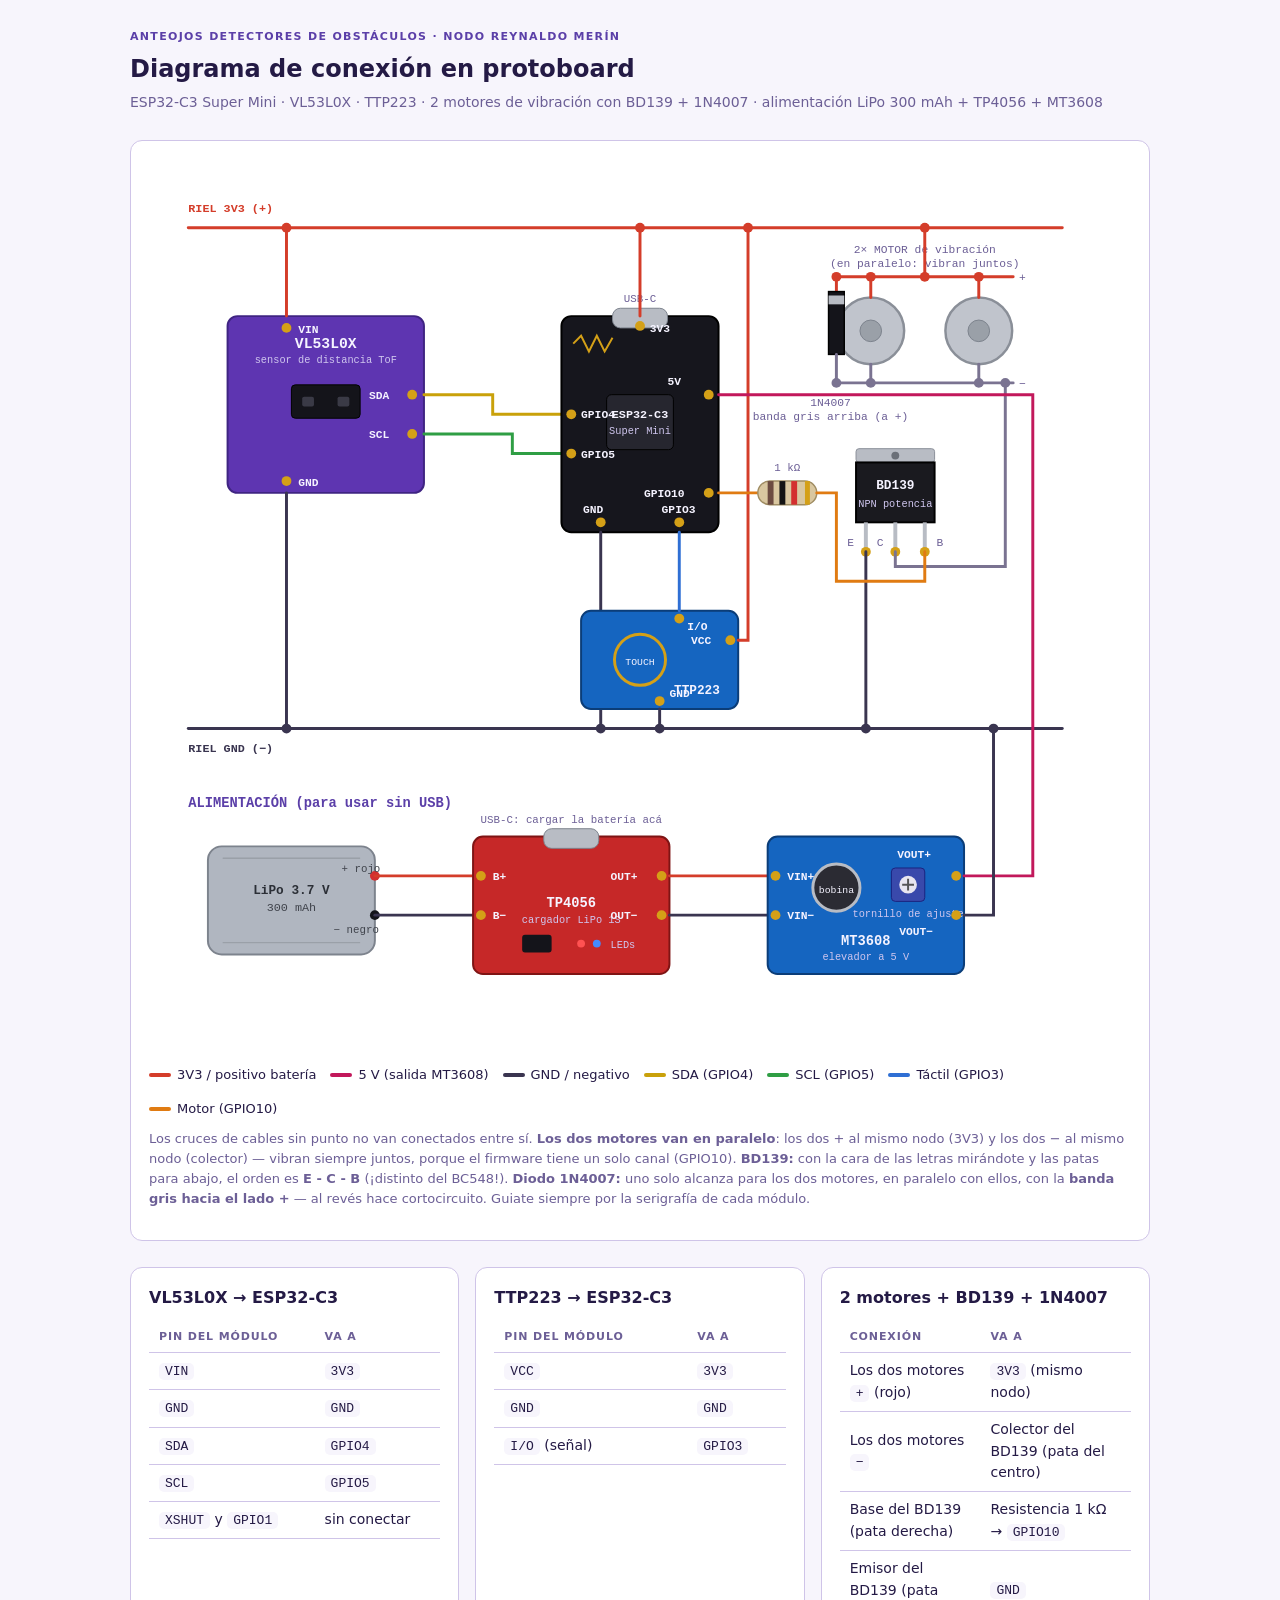
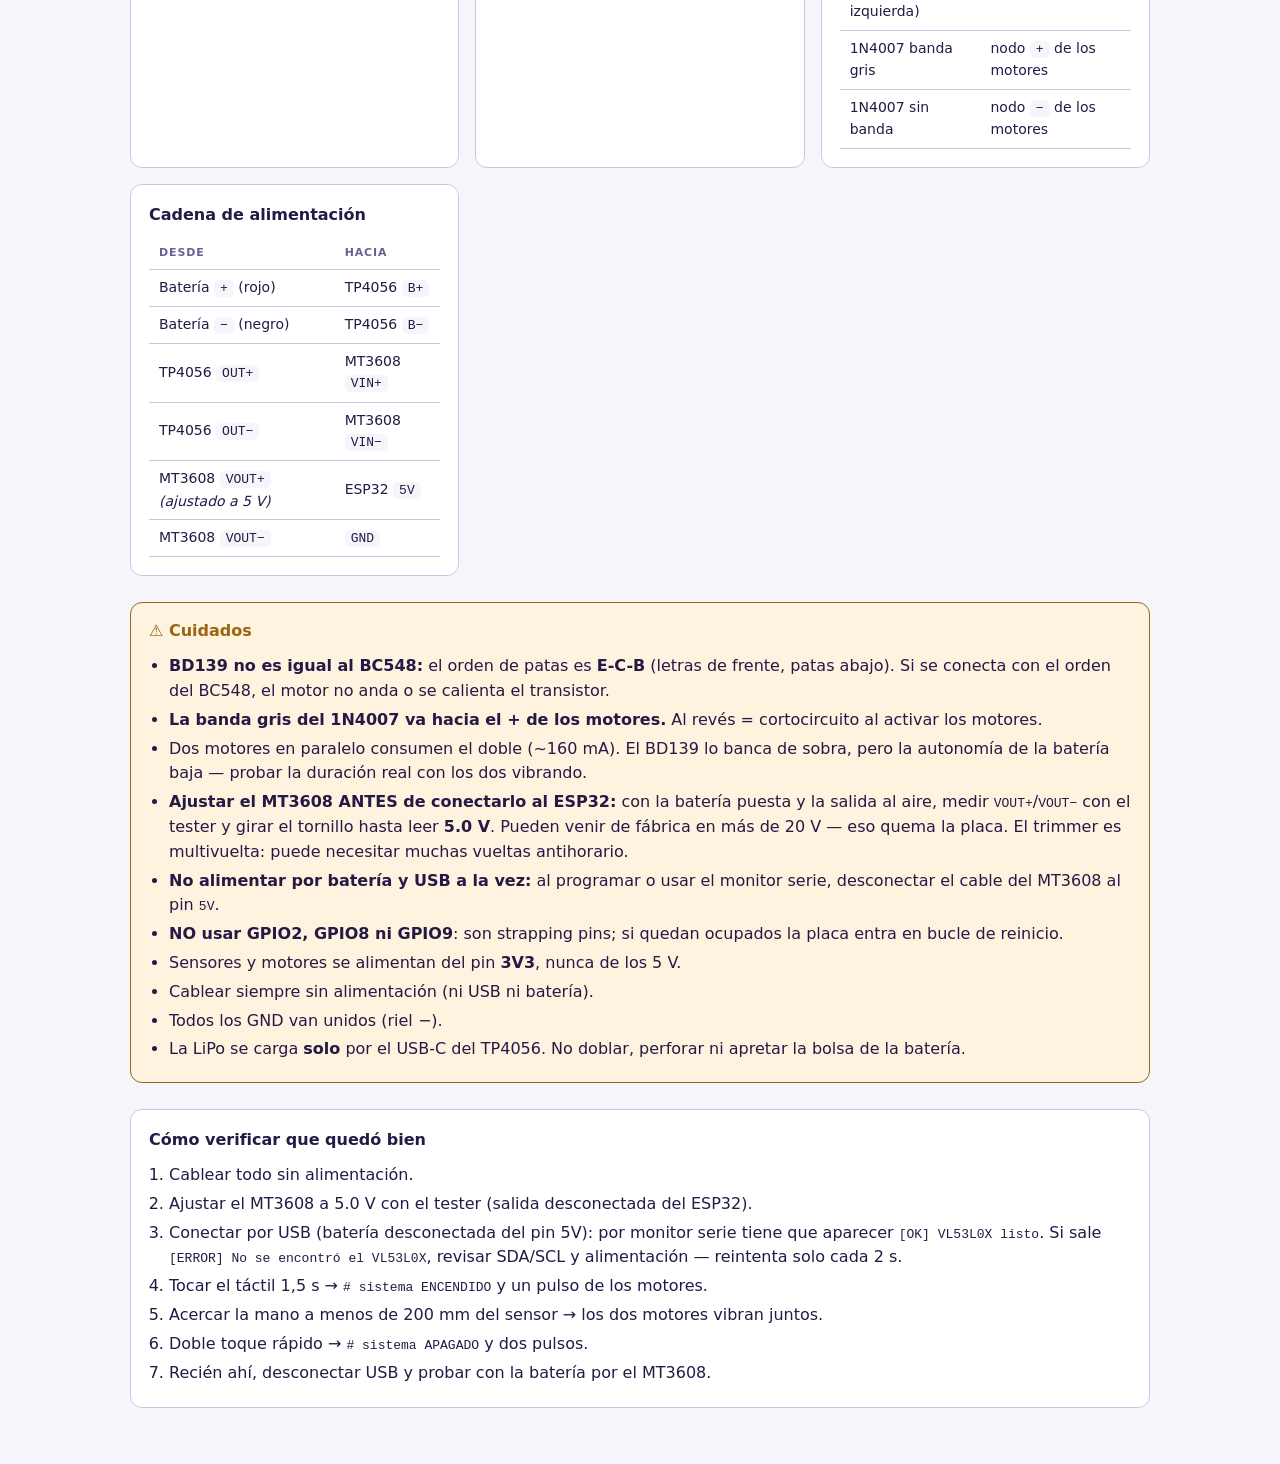
<file: conexionado_gafas_merin.html>
<!DOCTYPE html>
<html lang="es">
<head>
<meta charset="utf-8">
<meta name="viewport" content="width=device-width,initial-scale=1">
<title>Conexionado — Gafas Merín</title>
<style>
:root{
  --bg:#f7f5fc; --surface:#ffffff; --border:#cfc4e8; --text:#241a45;
  --muted:#6c5f96; --warn:#9a6410; --warn-bg:#fdf3df; --accent:#5b3fa8;
  --wire:#7a7391; --gnd:#3a3550; --pin:#241a45;
  --w-3v3:#d43d2a; --w-5v:#c2185b; --w-sda:#c9a10a; --w-scl:#2f9e44; --w-touch:#2f6fd4; --w-motor:#e07b12;
}
@media (prefers-color-scheme: dark){
  :root{
    --bg:#1b1233; --surface:#2a1d4d; --border:#4a3a7a; --text:#f2f0ff;
    --muted:#b3a8d8; --warn:#efa927; --warn-bg:#332249; --accent:#b39df0;
    --wire:#9d95bd; --gnd:#e6e2f5; --pin:#f2f0ff;
    --w-3v3:#ff6b52; --w-5v:#f06292; --w-sda:#f0c419; --w-scl:#51cf66; --w-touch:#63a4ff; --w-motor:#ffa94d;
  }
}
body{font-family:system-ui,sans-serif;background:var(--bg);color:var(--text);margin:0;padding:28px 20px 60px;line-height:1.55}
main{max-width:1020px;margin:0 auto;display:flex;flex-direction:column;gap:26px}
header h1{font-size:24px;margin:0}
header p{margin:4px 0 0;color:var(--muted);font-size:14px}
.eyebrow{text-transform:uppercase;letter-spacing:.12em;font-size:11px;color:var(--accent);font-weight:600;margin:0 0 6px}
section h2{font-size:16px;margin:0 0 10px}
.card{background:var(--surface);border:1px solid var(--border);border-radius:12px;padding:18px}
.diagram-wrap{overflow-x:auto}
svg{display:block;min-width:820px;width:100%;height:auto}
svg text{font-family:ui-monospace,'Cascadia Mono',Menlo,monospace;fill:var(--text)}
.pcbtxt{fill:#f5f3ff}
.pcbsub{fill:#cfc6ee;font-size:10.5px}
.pinlbl{font-size:11.5px;fill:var(--muted)}
.pinw{font-size:11.5px;fill:#f5f3ff;font-weight:700}
.raillbl{font-size:12px;font-weight:700}
.caption{font-size:11px;fill:var(--muted)}
.wire{fill:none;stroke-width:3;stroke-linecap:round}
.dot{stroke:none}
.legend{display:flex;flex-wrap:wrap;gap:14px;margin-top:12px;font-size:13px}
.legend span{display:inline-flex;align-items:center;gap:6px}
.sw{width:22px;height:4px;border-radius:2px;display:inline-block}
table{border-collapse:collapse;width:100%;font-size:14px}
th,td{text-align:left;padding:7px 10px;border-bottom:1px solid var(--border)}
th{font-size:11px;text-transform:uppercase;letter-spacing:.08em;color:var(--muted)}
td code{font-family:ui-monospace,Menlo,monospace;font-size:13px;background:var(--bg);padding:1px 6px;border-radius:5px}
.grid2{display:grid;grid-template-columns:repeat(auto-fit,minmax(300px,1fr));gap:16px}
.warnbox{background:var(--warn-bg);border:1px solid var(--warn);border-radius:12px;padding:16px 18px}
.warnbox h2{color:var(--warn)}
.warnbox ul,ol{margin:8px 0 0;padding-left:20px}
li{margin:4px 0}
.note{font-size:13px;color:var(--muted);margin-top:10px}
@media print{ body{background:#fff;color:#000} .card,.warnbox{border-color:#999} }
</style>
</head>
<body>
<main>
<header>
  <p class="eyebrow">Anteojos detectores de obstáculos · Nodo Reynaldo Merín</p>
  <h1>Diagrama de conexión en protoboard</h1>
  <p>ESP32-C3 Super Mini · VL53L0X · TTP223 · 2 motores de vibración con BD139 + 1N4007 · alimentación LiPo 300 mAh + TP4056 + MT3608</p>
</header>

<section class="card diagram-wrap">
<svg viewBox="0 0 1000 910" role="img" aria-label="Diagrama de conexión con componentes realistas">

  <!-- ============ RIELES ============ -->
  <line x1="40" y1="70" x2="930" y2="70" class="wire" style="stroke:var(--w-3v3)"/>
  <text x="40" y="54" class="raillbl" style="fill:var(--w-3v3)">RIEL 3V3 (+)</text>
  <line x1="40" y1="580" x2="930" y2="580" class="wire" style="stroke:var(--gnd)"/>
  <text x="40" y="604" class="raillbl" style="fill:var(--gnd)">RIEL GND (−)</text>

  <!-- ============ VL53L0X (PCB violeta) ============ -->
  <rect x="80" y="160" width="200" height="180" rx="10" fill="#5e35b1" stroke="#3f2482" stroke-width="2"/>
  <text x="180" y="192" text-anchor="middle" class="pcbtxt" style="font-weight:700;font-size:15px">VL53L0X</text>
  <text x="180" y="208" text-anchor="middle" class="pcbsub">sensor de distancia ToF</text>
  <rect x="145" y="230" width="70" height="34" rx="4" fill="#14141a" stroke="#000"/>
  <rect x="156" y="242" width="12" height="10" rx="2" fill="#3a3a46"/>
  <rect x="192" y="242" width="12" height="10" rx="2" fill="#3a3a46"/>
  <circle cx="140" cy="172" r="5" fill="#d4a017"/>
  <circle cx="140" cy="328" r="5" fill="#d4a017"/>
  <circle cx="268" cy="240" r="5" fill="#d4a017"/>
  <circle cx="268" cy="280" r="5" fill="#d4a017"/>
  <text x="152" y="177" class="pinw">VIN</text>
  <text x="152" y="333" class="pinw">GND</text>
  <text x="224" y="244" class="pinw">SDA</text>
  <text x="224" y="284" class="pinw">SCL</text>
  <path d="M140 160 V70" class="wire" style="stroke:var(--w-3v3)"/>
  <path d="M140 340 V580" class="wire" style="stroke:var(--gnd)"/>
  <path d="M280 240 H350 V260 H420" class="wire" style="stroke:var(--w-sda)"/>
  <path d="M280 280 H370 V300 H420" class="wire" style="stroke:var(--w-scl)"/>

  <!-- ============ ESP32-C3 Super Mini (PCB negro) ============ -->
  <rect x="420" y="160" width="160" height="220" rx="10" fill="#16161d" stroke="#000" stroke-width="2"/>
  <rect x="472" y="152" width="56" height="20" rx="8" fill="#b8bcc4" stroke="#7d838d"/>
  <text x="500" y="146" text-anchor="middle" class="caption">USB-C</text>
  <polyline points="432,188 440,180 448,196 456,180 464,196 472,182" fill="none" stroke="#d4a017" stroke-width="2"/>
  <rect x="466" y="240" width="68" height="56" rx="5" fill="#26262f" stroke="#000"/>
  <text x="500" y="264" text-anchor="middle" class="pcbtxt" style="font-size:12px;font-weight:700">ESP32-C3</text>
  <text x="500" y="280" text-anchor="middle" class="pcbsub">Super Mini</text>
  <circle cx="500" cy="170" r="5" fill="#d4a017"/>
  <circle cx="570" cy="240" r="5" fill="#d4a017"/>
  <circle cx="430" cy="260" r="5" fill="#d4a017"/>
  <circle cx="430" cy="300" r="5" fill="#d4a017"/>
  <circle cx="570" cy="340" r="5" fill="#d4a017"/>
  <circle cx="460" cy="370" r="5" fill="#d4a017"/>
  <circle cx="540" cy="370" r="5" fill="#d4a017"/>
  <text x="510" y="176" class="pinw">3V3</text>
  <text x="528" y="230" class="pinw">5V</text>
  <text x="440" y="264" class="pinw">GPIO4</text>
  <text x="440" y="304" class="pinw">GPIO5</text>
  <text x="504" y="344" class="pinw">GPIO10</text>
  <text x="442" y="360" class="pinw">GND</text>
  <text x="522" y="360" class="pinw">GPIO3</text>
  <path d="M500 160 V70" class="wire" style="stroke:var(--w-3v3)"/>
  <path d="M460 380 V580" class="wire" style="stroke:var(--gnd)"/>

  <!-- ============ TTP223 (PCB azul, pad táctil) ============ -->
  <rect x="440" y="460" width="160" height="100" rx="10" fill="#1565c0" stroke="#0b3d78" stroke-width="2"/>
  <circle cx="500" cy="510" r="26" fill="none" stroke="#d4a017" stroke-width="3"/>
  <text x="500" y="515" text-anchor="middle" class="pcbtxt" style="font-size:10px">TOUCH</text>
  <text x="558" y="545" text-anchor="middle" class="pcbtxt" style="font-weight:700;font-size:13px">TTP223</text>
  <circle cx="540" cy="468" r="5" fill="#d4a017"/>
  <circle cx="592" cy="490" r="5" fill="#d4a017"/>
  <circle cx="520" cy="552" r="5" fill="#d4a017"/>
  <text x="548" y="480" class="pinw">I/O</text>
  <text x="552" y="494" class="pinw">VCC</text>
  <text x="530" y="548" class="pinw">GND</text>
  <path d="M540 460 V380" class="wire" style="stroke:var(--w-touch)"/>
  <path d="M600 490 H610 V70" class="wire" style="stroke:var(--w-3v3)"/>
  <path d="M520 560 V580" class="wire" style="stroke:var(--gnd)"/>

  <!-- ============ Resistencia 1kΩ (marrón-negro-rojo-dorado) ============ -->
  <path d="M580 340 H620" class="wire" style="stroke:var(--w-motor)"/>
  <rect x="620" y="328" width="60" height="24" rx="12" fill="#d9c7a0" stroke="#a08d63" stroke-width="1.5"/>
  <rect x="630" y="328" width="6" height="24" fill="#6d4c41"/>
  <rect x="642" y="328" width="6" height="24" fill="#141414"/>
  <rect x="654" y="328" width="6" height="24" fill="#d32f2f"/>
  <rect x="668" y="328" width="5" height="24" fill="#d4a017"/>
  <text x="650" y="318" text-anchor="middle" class="caption">1 kΩ</text>

  <!-- ============ 2 motores en paralelo + diodo 1N4007 ============ -->
  <text x="790" y="96" text-anchor="middle" class="pinlbl">2× MOTOR de vibración</text>
  <text x="790" y="110" text-anchor="middle" class="pinlbl">(en paralelo: vibran juntos)</text>
  <line x1="700" y1="120" x2="880" y2="120" class="wire" style="stroke:var(--w-3v3)"/>
  <path d="M790 120 V70" class="wire" style="stroke:var(--w-3v3)"/>
  <line x1="700" y1="228" x2="880" y2="228" class="wire" style="stroke:var(--wire)"/>
  <text x="886" y="124" class="pinlbl">+</text>
  <text x="886" y="232" class="pinlbl">−</text>
  <!-- motor 1 -->
  <circle cx="735" cy="175" r="34" fill="#c0c4cc" stroke="#8a8f98" stroke-width="2.5"/>
  <circle cx="735" cy="175" r="11" fill="#9aa0a8" stroke="#7d838d"/>
  <path d="M735 141 V120" class="wire" style="stroke:var(--w-3v3)"/>
  <path d="M735 209 V228" class="wire" style="stroke:var(--wire)"/>
  <!-- motor 2 -->
  <circle cx="845" cy="175" r="34" fill="#c0c4cc" stroke="#8a8f98" stroke-width="2.5"/>
  <circle cx="845" cy="175" r="11" fill="#9aa0a8" stroke="#7d838d"/>
  <path d="M845 141 V120" class="wire" style="stroke:var(--w-3v3)"/>
  <path d="M845 209 V228" class="wire" style="stroke:var(--wire)"/>
  <!-- diodo, banda hacia + -->
  <path d="M700 120 V135" class="wire" style="stroke:var(--w-3v3)"/>
  <rect x="692" y="135" width="16" height="64" fill="#14141a" stroke="#000" stroke-width="1.5"/>
  <rect x="692" y="139" width="16" height="9" fill="#b8bcc4"/>
  <path d="M700 199 V228" class="wire" style="stroke:var(--wire)"/>
  <text x="694" y="252" text-anchor="middle" class="pinlbl">1N4007</text>
  <text x="694" y="266" text-anchor="middle" class="pinlbl">banda gris arriba (a +)</text>

  <!-- ============ BD139 (TO-126, cara de las letras al frente) ============ -->
  <rect x="720" y="295" width="80" height="14" rx="3" fill="#b8bcc4" stroke="#8a8f98"/>
  <circle cx="760" cy="302" r="4" fill="#6b7078"/>
  <rect x="720" y="309" width="80" height="61" fill="#1a1a1f" stroke="#000" stroke-width="2"/>
  <text x="760" y="336" text-anchor="middle" class="pcbtxt" style="font-size:13px;font-weight:700">BD139</text>
  <text x="760" y="354" text-anchor="middle" class="pcbsub">NPN potencia</text>
  <line x1="730" y1="370" x2="730" y2="400" stroke="#b8bcc4" stroke-width="4"/>
  <line x1="760" y1="370" x2="760" y2="400" stroke="#b8bcc4" stroke-width="4"/>
  <line x1="790" y1="370" x2="790" y2="400" stroke="#b8bcc4" stroke-width="4"/>
  <text x="718" y="394" text-anchor="end" class="pinlbl">E</text>
  <text x="748" y="394" text-anchor="end" class="pinlbl">C</text>
  <text x="802" y="394" class="pinlbl">B</text>
  <circle cx="730" cy="400" r="5" fill="#d4a017"/>
  <circle cx="760" cy="400" r="5" fill="#d4a017"/>
  <circle cx="790" cy="400" r="5" fill="#d4a017"/>
  <path d="M730 400 V580" class="wire" style="stroke:var(--gnd)"/>
  <path d="M760 400 V415 H872 V228" class="wire" style="stroke:var(--wire)"/>
  <path d="M680 340 H700 V430 H790 V400" class="wire" style="stroke:var(--w-motor)"/>

  <!-- ============ ZONA DE ALIMENTACIÓN ============ -->
  <text x="40" y="660" class="raillbl" style="fill:var(--accent);font-size:14px">ALIMENTACIÓN (para usar sin USB)</text>

  <rect x="60" y="700" width="170" height="110" rx="14" fill="#b0b6c0" stroke="#7d838d" stroke-width="2"/>
  <line x1="75" y1="712" x2="215" y2="712" stroke="#9aa0a8" stroke-width="1.5"/>
  <line x1="75" y1="798" x2="215" y2="798" stroke="#9aa0a8" stroke-width="1.5"/>
  <text x="145" y="748" text-anchor="middle" style="font-size:13px;font-weight:700;fill:#2b2f36">LiPo 3.7 V</text>
  <text x="145" y="766" text-anchor="middle" style="font-size:12px;fill:#40444c">300 mAh</text>
  <circle cx="230" cy="730" r="5" fill="#d32f2f"/>
  <circle cx="230" cy="770" r="5" fill="#14141a"/>
  <text x="196" y="726" style="font-size:11px;fill:#40444c">+ rojo</text>
  <text x="188" y="788" style="font-size:11px;fill:#40444c">− negro</text>
  <path d="M230 730 H330" class="wire" style="stroke:var(--w-3v3)"/>
  <path d="M230 770 H330" class="wire" style="stroke:var(--gnd)"/>

  <rect x="330" y="690" width="200" height="140" rx="10" fill="#c62828" stroke="#7f1414" stroke-width="2"/>
  <rect x="402" y="682" width="56" height="20" rx="8" fill="#b8bcc4" stroke="#7d838d"/>
  <text x="430" y="676" text-anchor="middle" class="caption">USB-C: cargar la batería acá</text>
  <text x="430" y="762" text-anchor="middle" class="pcbtxt" style="font-weight:700;font-size:14px">TP4056</text>
  <text x="430" y="778" text-anchor="middle" class="pcbsub">cargador LiPo 1S</text>
  <rect x="380" y="790" width="30" height="18" rx="3" fill="#14141a"/>
  <circle cx="440" cy="799" r="4" fill="#ff5252"/>
  <circle cx="456" cy="799" r="4" fill="#448aff"/>
  <text x="470" y="803" class="pcbsub">LEDs</text>
  <circle cx="338" cy="730" r="5" fill="#d4a017"/>
  <circle cx="338" cy="770" r="5" fill="#d4a017"/>
  <circle cx="522" cy="730" r="5" fill="#d4a017"/>
  <circle cx="522" cy="770" r="5" fill="#d4a017"/>
  <text x="350" y="734" class="pinw">B+</text>
  <text x="350" y="774" class="pinw">B−</text>
  <text x="470" y="734" class="pinw">OUT+</text>
  <text x="470" y="774" class="pinw">OUT−</text>
  <path d="M530 730 H630" class="wire" style="stroke:var(--w-3v3)"/>
  <path d="M530 770 H630" class="wire" style="stroke:var(--gnd)"/>

  <rect x="630" y="690" width="200" height="140" rx="10" fill="#1565c0" stroke="#0b3d78" stroke-width="2"/>
  <circle cx="700" cy="742" r="24" fill="#2b2b33" stroke="#b8bcc4" stroke-width="3"/>
  <text x="700" y="747" text-anchor="middle" class="pcbtxt" style="font-size:10px">bobina</text>
  <rect x="756" y="722" width="34" height="34" rx="4" fill="#3949ab" stroke="#1a237e"/>
  <circle cx="773" cy="739" r="9" fill="#e8e6f0"/>
  <path d="M767 739 H779 M773 733 V745" stroke="#555" stroke-width="2"/>
  <text x="773" y="772" text-anchor="middle" class="pcbsub">tornillo de ajuste</text>
  <text x="730" y="800" text-anchor="middle" class="pcbtxt" style="font-weight:700;font-size:14px">MT3608</text>
  <text x="730" y="816" text-anchor="middle" class="pcbsub">elevador a 5 V</text>
  <circle cx="638" cy="730" r="5" fill="#d4a017"/>
  <circle cx="638" cy="770" r="5" fill="#d4a017"/>
  <circle cx="822" cy="730" r="5" fill="#d4a017"/>
  <circle cx="822" cy="770" r="5" fill="#d4a017"/>
  <text x="650" y="734" class="pinw">VIN+</text>
  <text x="650" y="774" class="pinw">VIN−</text>
  <text x="762" y="712" class="pinw">VOUT+</text>
  <text x="764" y="790" class="pinw">VOUT−</text>
  <path d="M830 730 H900 V240 H580" class="wire" style="stroke:var(--w-5v)"/>
  <path d="M830 770 H860 V580" class="wire" style="stroke:var(--gnd)"/>

  <g class="dot" fill="var(--w-3v3)">
    <circle cx="140" cy="70" r="5"/><circle cx="500" cy="70" r="5"/><circle cx="610" cy="70" r="5"/><circle cx="790" cy="70" r="5"/>
    <circle cx="700" cy="120" r="5"/><circle cx="735" cy="120" r="5"/><circle cx="845" cy="120" r="5"/><circle cx="790" cy="120" r="5"/>
  </g>
  <g class="dot" fill="var(--wire)">
    <circle cx="700" cy="228" r="5"/><circle cx="735" cy="228" r="5"/><circle cx="845" cy="228" r="5"/><circle cx="872" cy="228" r="5"/>
  </g>
  <g class="dot" fill="var(--gnd)">
    <circle cx="140" cy="580" r="5"/><circle cx="460" cy="580" r="5"/><circle cx="520" cy="580" r="5"/><circle cx="730" cy="580" r="5"/><circle cx="860" cy="580" r="5"/>
  </g>
</svg>
<div class="legend">
  <span><i class="sw" style="background:var(--w-3v3)"></i>3V3 / positivo batería</span>
  <span><i class="sw" style="background:var(--w-5v)"></i>5 V (salida MT3608)</span>
  <span><i class="sw" style="background:var(--gnd)"></i>GND / negativo</span>
  <span><i class="sw" style="background:var(--w-sda)"></i>SDA (GPIO4)</span>
  <span><i class="sw" style="background:var(--w-scl)"></i>SCL (GPIO5)</span>
  <span><i class="sw" style="background:var(--w-touch)"></i>Táctil (GPIO3)</span>
  <span><i class="sw" style="background:var(--w-motor)"></i>Motor (GPIO10)</span>
</div>
<p class="note">Los cruces de cables sin punto no van conectados entre sí. <strong>Los dos motores van en paralelo</strong>: los dos + al mismo nodo (3V3) y los dos − al mismo nodo (colector) — vibran siempre juntos, porque el firmware tiene un solo canal (GPIO10). <strong>BD139:</strong> con la cara de las letras mirándote y las patas para abajo, el orden es <strong>E - C - B</strong> (¡distinto del BC548!). <strong>Diodo 1N4007:</strong> uno solo alcanza para los dos motores, en paralelo con ellos, con la <strong>banda gris hacia el lado +</strong> — al revés hace cortocircuito. Guiate siempre por la serigrafía de cada módulo.</p>
</section>

<div class="grid2">
<section class="card">
<h2>VL53L0X → ESP32-C3</h2>
<table>
<tr><th>Pin del módulo</th><th>Va a</th></tr>
<tr><td><code>VIN</code></td><td><code>3V3</code></td></tr>
<tr><td><code>GND</code></td><td><code>GND</code></td></tr>
<tr><td><code>SDA</code></td><td><code>GPIO4</code></td></tr>
<tr><td><code>SCL</code></td><td><code>GPIO5</code></td></tr>
<tr><td><code>XSHUT</code> y <code>GPIO1</code></td><td>sin conectar</td></tr>
</table>
</section>

<section class="card">
<h2>TTP223 → ESP32-C3</h2>
<table>
<tr><th>Pin del módulo</th><th>Va a</th></tr>
<tr><td><code>VCC</code></td><td><code>3V3</code></td></tr>
<tr><td><code>GND</code></td><td><code>GND</code></td></tr>
<tr><td><code>I/O</code> (señal)</td><td><code>GPIO3</code></td></tr>
</table>
</section>

<section class="card">
<h2>2 motores + BD139 + 1N4007</h2>
<table>
<tr><th>Conexión</th><th>Va a</th></tr>
<tr><td>Los dos motores <code>+</code> (rojo)</td><td><code>3V3</code> (mismo nodo)</td></tr>
<tr><td>Los dos motores <code>−</code></td><td>Colector del BD139 (pata del centro)</td></tr>
<tr><td>Base del BD139 (pata derecha)</td><td>Resistencia 1 kΩ → <code>GPIO10</code></td></tr>
<tr><td>Emisor del BD139 (pata izquierda)</td><td><code>GND</code></td></tr>
<tr><td>1N4007 banda gris</td><td>nodo <code>+</code> de los motores</td></tr>
<tr><td>1N4007 sin banda</td><td>nodo <code>−</code> de los motores</td></tr>
</table>
</section>

<section class="card">
<h2>Cadena de alimentación</h2>
<table>
<tr><th>Desde</th><th>Hacia</th></tr>
<tr><td>Batería <code>+</code> (rojo)</td><td>TP4056 <code>B+</code></td></tr>
<tr><td>Batería <code>−</code> (negro)</td><td>TP4056 <code>B−</code></td></tr>
<tr><td>TP4056 <code>OUT+</code></td><td>MT3608 <code>VIN+</code></td></tr>
<tr><td>TP4056 <code>OUT−</code></td><td>MT3608 <code>VIN−</code></td></tr>
<tr><td>MT3608 <code>VOUT+</code> <em>(ajustado a 5 V)</em></td><td>ESP32 <code>5V</code></td></tr>
<tr><td>MT3608 <code>VOUT−</code></td><td><code>GND</code></td></tr>
</table>
</section>
</div>

<section class="warnbox">
<h2>⚠ Cuidados</h2>
<ul>
<li><strong>BD139 no es igual al BC548:</strong> el orden de patas es <strong>E-C-B</strong> (letras de frente, patas abajo). Si se conecta con el orden del BC548, el motor no anda o se calienta el transistor.</li>
<li><strong>La banda gris del 1N4007 va hacia el + de los motores.</strong> Al revés = cortocircuito al activar los motores.</li>
<li>Dos motores en paralelo consumen el doble (~160 mA). El BD139 lo banca de sobra, pero la autonomía de la batería baja — probar la duración real con los dos vibrando.</li>
<li><strong>Ajustar el MT3608 ANTES de conectarlo al ESP32:</strong> con la batería puesta y la salida al aire, medir <code>VOUT+</code>/<code>VOUT−</code> con el tester y girar el tornillo hasta leer <strong>5.0 V</strong>. Pueden venir de fábrica en más de 20 V — eso quema la placa. El trimmer es multivuelta: puede necesitar muchas vueltas antihorario.</li>
<li><strong>No alimentar por batería y USB a la vez:</strong> al programar o usar el monitor serie, desconectar el cable del MT3608 al pin <code>5V</code>.</li>
<li><strong>NO usar GPIO2, GPIO8 ni GPIO9</strong>: son strapping pins; si quedan ocupados la placa entra en bucle de reinicio.</li>
<li>Sensores y motores se alimentan del pin <strong>3V3</strong>, nunca de los 5 V.</li>
<li>Cablear siempre sin alimentación (ni USB ni batería).</li>
<li>Todos los GND van unidos (riel −).</li>
<li>La LiPo se carga <strong>solo</strong> por el USB-C del TP4056. No doblar, perforar ni apretar la bolsa de la batería.</li>
</ul>
</section>

<section class="card">
<h2>Cómo verificar que quedó bien</h2>
<ol>
<li>Cablear todo sin alimentación.</li>
<li>Ajustar el MT3608 a 5.0 V con el tester (salida desconectada del ESP32).</li>
<li>Conectar por USB (batería desconectada del pin 5V): por monitor serie tiene que aparecer <code>[OK] VL53L0X listo</code>. Si sale <code>[ERROR] No se encontró el VL53L0X</code>, revisar SDA/SCL y alimentación — reintenta solo cada 2 s.</li>
<li>Tocar el táctil 1,5 s → <code># sistema ENCENDIDO</code> y un pulso de los motores.</li>
<li>Acercar la mano a menos de 200 mm del sensor → los dos motores vibran juntos.</li>
<li>Doble toque rápido → <code># sistema APAGADO</code> y dos pulsos.</li>
<li>Recién ahí, desconectar USB y probar con la batería por el MT3608.</li>
</ol>
</section>
</main>
</body>
</html>
</file>
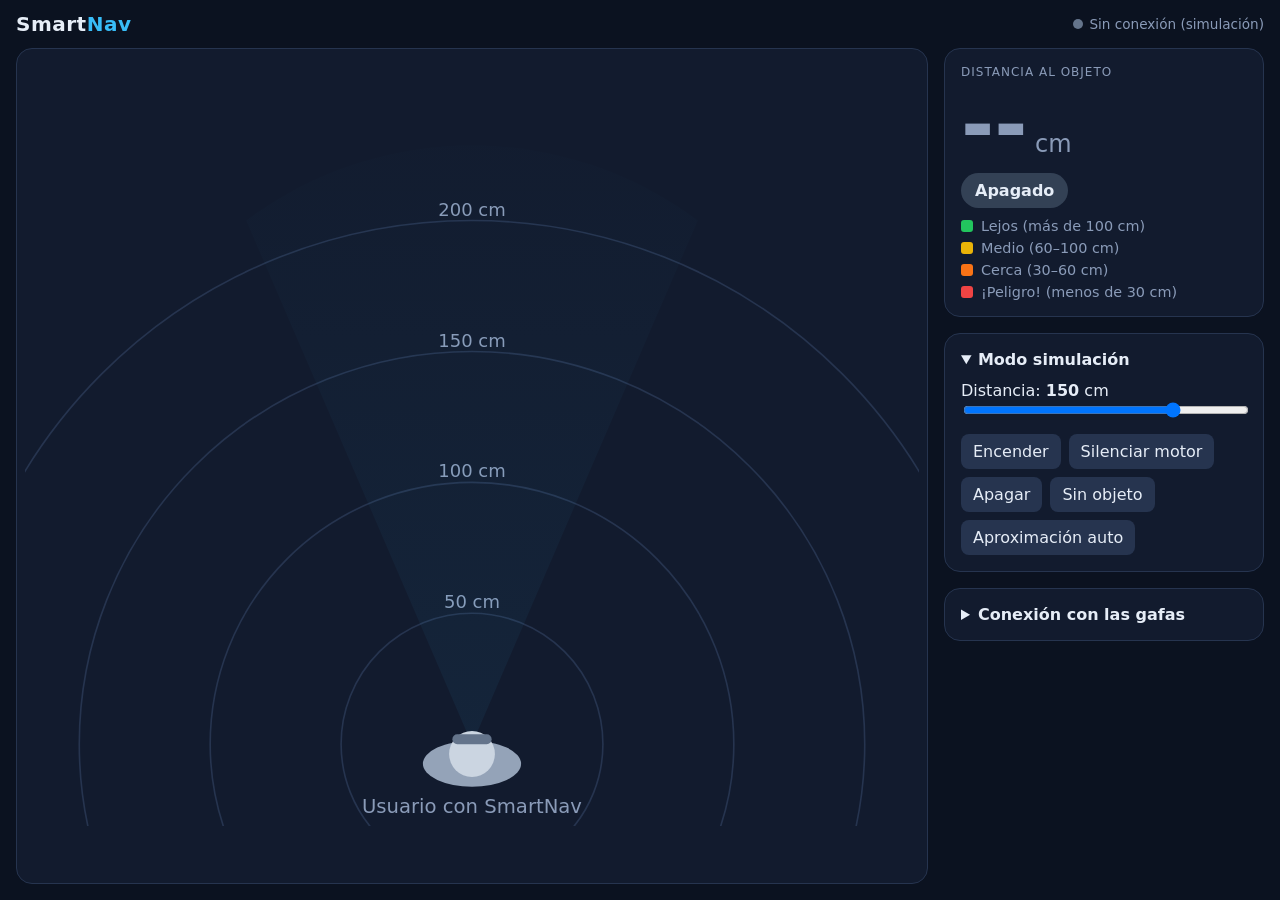
<file: smartnav.html>
<!doctype html>
<html lang="es">
<head>
<meta charset="utf-8">
<meta name="viewport" content="width=device-width, initial-scale=1">
<title>SmartNav</title>
<style>
  :root {
    --bg: #0b1220;
    --panel: #121b2e;
    --line: #26344f;
    --text: #e6edf7;
    --muted: #8a9bb8;
    --wave: #38bdf8;
    --c-lejos: #22c55e;
    --c-medio: #eab308;
    --c-cerca: #f97316;
    --c-peligro: #ef4444;
    --c-off: #64748b;
  }
  * { box-sizing: border-box; }
  html, body { margin: 0; height: 100%; }
  body {
    background: var(--bg); color: var(--text);
    font-family: system-ui, -apple-system, "Segoe UI", Roboto, sans-serif;
    display: flex; flex-direction: column;
  }
  header {
    display: flex; align-items: center; justify-content: space-between;
    padding: 12px 16px; gap: 12px;
  }
  h1 { font-size: 1.25rem; margin: 0; letter-spacing: .5px; }
  h1 span { color: var(--wave); }
  .conn { font-size: .85rem; color: var(--muted); display: flex; align-items: center; gap: 6px; }
  .dot { width: 10px; height: 10px; border-radius: 50%; background: var(--c-off); }
  .dot.ok { background: var(--c-lejos); }
  main {
    flex: 1; min-height: 0; display: grid; gap: 16px; padding: 0 16px 16px;
    grid-template-columns: minmax(0, 1fr) 320px;
  }
  .radar-wrap {
    background: var(--panel); border: 1px solid var(--line); border-radius: 16px;
    display: flex; align-items: center; justify-content: center; min-height: 0; padding: 8px;
  }
  svg#radar { width: 100%; height: 100%; max-height: 80vh; }
  aside { display: flex; flex-direction: column; gap: 16px; }
  .card { background: var(--panel); border: 1px solid var(--line); border-radius: 16px; padding: 16px; }
  .label { font-size: .75rem; text-transform: uppercase; letter-spacing: 1px; color: var(--muted); }
  #dist { font-size: 5rem; font-weight: 700; line-height: 1; margin-top: 6px; font-variant-numeric: tabular-nums; transition: color .2s; }
  #dist small { font-size: 1.5rem; font-weight: 500; color: var(--muted); }
  #estado {
    display: inline-block; margin-top: 8px; padding: 8px 14px; border-radius: 999px;
    font-weight: 600; background: var(--line); transition: background .2s;
  }
  .legend { display: grid; gap: 6px; margin-top: 10px; font-size: .9rem; color: var(--muted); }
  .legend i { display: inline-block; width: 12px; height: 12px; border-radius: 3px; margin-right: 8px; vertical-align: -1px; }
  details summary { cursor: pointer; font-weight: 600; }
  .sim { display: grid; gap: 12px; margin-top: 12px; }
  .sim input[type=range] { width: 100%; }
  .btns { display: flex; flex-wrap: wrap; gap: 8px; }
  button {
    background: var(--line); color: var(--text); border: 0; border-radius: 8px;
    padding: 8px 12px; font: inherit; cursor: pointer;
  }
  button:hover { background: #33466a; }
  input[type=text] {
    width: 100%; background: var(--bg); color: var(--text); border: 1px solid var(--line);
    border-radius: 8px; padding: 8px; font: inherit;
  }
  @media (max-width: 820px) {
    main { grid-template-columns: 1fr; overflow-y: auto; }
    .radar-wrap { height: 60vh; }
    #dist { font-size: 4rem; }
  }
</style>
</head>
<body>
<header>
  <h1>Smart<span>Nav</span></h1>
  <div class="conn"><span class="dot" id="connDot"></span><span id="connText">Sin conexión (simulación)</span></div>
</header>

<main>
  <div class="radar-wrap">
    <svg id="radar" viewBox="0 0 400 440" role="img" aria-label="Radar de SmartNav">
      <defs>
        <clipPath id="coneClip"><path d="M200 390 L62 70 A230 230 0 0 1 338 70 Z"/></clipPath>
        <linearGradient id="coneGrad" x1="0" y1="1" x2="0" y2="0">
          <stop offset="0" stop-color="#38bdf8" stop-opacity=".30"/>
          <stop offset="1" stop-color="#38bdf8" stop-opacity=".04"/>
        </linearGradient>
      </defs>
      <g id="rings" fill="none" stroke="#26344f" stroke-width="1"></g>
      <g id="ringLabels" fill="#8a9bb8" font-size="11" text-anchor="middle"></g>
      <path id="cone" d="M200 390 L62 70 A230 230 0 0 1 338 70 Z" fill="url(#coneGrad)"/>
      <g clip-path="url(#coneClip)"><g id="waves" fill="none" stroke="#38bdf8" stroke-width="3"></g></g>

      <!-- objeto -->
      <g id="obj" style="display:none">
        <circle id="objHalo" r="26" fill="#ef4444" opacity=".25"/>
        <circle id="objDot" r="13" fill="#ef4444"/>
      </g>

      <!-- persona vista desde arriba -->
      <g id="person">
        <ellipse cx="200" cy="402" rx="30" ry="14" fill="#94a3b8"/>
        <circle cx="200" cy="396" r="14" fill="#cbd5e1"/>
        <rect id="glasses" x="188" y="384" width="24" height="6" rx="3" fill="#38bdf8"/>
      </g>
      <text x="200" y="432" fill="#8a9bb8" font-size="12" text-anchor="middle">Usuario con SmartNav</text>
    </svg>
  </div>

  <aside>
    <div class="card">
      <div class="label">Distancia al objeto</div>
      <div id="dist">--<small> cm</small></div>
      <div id="estado">Apagado</div>
      <div class="legend">
        <div><i style="background:var(--c-lejos)"></i>Lejos (más de 100 cm)</div>
        <div><i style="background:var(--c-medio)"></i>Medio (60–100 cm)</div>
        <div><i style="background:var(--c-cerca)"></i>Cerca (30–60 cm)</div>
        <div><i style="background:var(--c-peligro)"></i>¡Peligro! (menos de 30 cm)</div>
      </div>
    </div>

    <div class="card">
      <details id="simBox" open>
        <summary>Modo simulación</summary>
        <div class="sim">
          <label>Distancia: <b id="simVal">150</b> cm
            <input type="range" id="simDist" min="2" max="200" value="150">
          </label>
          <div class="btns">
            <button data-estado="encendido">Encender</button>
            <button data-estado="silenciado">Silenciar motor</button>
            <button data-estado="apagado">Apagar</button>
            <button id="simNone">Sin objeto</button>
            <button id="simAuto">Aproximación auto</button>
          </div>
        </div>
      </details>
    </div>

    <div class="card">
      <details>
        <summary>Conexión con las gafas</summary>
        <div class="sim">
          <input type="text" id="wsUrl" placeholder="ws://192.168.4.1:81">
          <div class="btns"><button id="wsBtn">Conectar</button></div>
          <div class="label">Mensaje esperado: {"dist":35,"estado":"encendido"}<br>estado: apagado | encendido | silenciado<br>dist: cm (omitir o null si no hay objeto)</div>
        </div>
      </details>
    </div>
  </aside>
</main>

<script>
(() => {
  const MAX_CM = 200;              // alcance mostrado en el radar
  const CX = 200, CY = 390, R = 320; // origen del radar y radio en px para MAX_CM
  const css = n => getComputedStyle(document.documentElement).getPropertyValue(n).trim();
  const NS = 'http://www.w3.org/2000/svg';
  const $ = id => document.getElementById(id);

  // estado de la app
  const S = { dist: null, estado: 'apagado' };

  // ---- anillos de referencia
  for (const cm of [50, 100, 150, 200]) {
    const r = cm / MAX_CM * R;
    const c = document.createElementNS(NS, 'circle');
    c.setAttribute('cx', CX); c.setAttribute('cy', CY); c.setAttribute('r', r);
    $('rings').appendChild(c);
    const t = document.createElementNS(NS, 'text');
    t.setAttribute('x', CX); t.setAttribute('y', CY - r - 3); t.textContent = cm + ' cm';
    $('ringLabels').appendChild(t);
  }

  // ---- ondas
  const WAVES = 3;
  const waveEls = [];
  for (let i = 0; i < WAVES; i++) {
    const c = document.createElementNS(NS, 'circle');
    c.setAttribute('cx', CX); c.setAttribute('cy', CY);
    $('waves').appendChild(c); waveEls.push(c);
  }
  let t0 = performance.now();
  function animate(now) {
    const on = S.estado !== 'apagado';
    // más rápido cuanto más cerca
    const speed = S.dist != null && on ? 0.35 + (1 - Math.min(S.dist, MAX_CM) / MAX_CM) * 0.9 : 0.35;
    const color = on ? colorFor(S.dist) : css('--c-off');
    const t = (now - t0) / 1000 * speed;
    waveEls.forEach((el, i) => {
      const p = (t + i / WAVES) % 1;
      el.setAttribute('r', p * R * 1.05);
      el.setAttribute('opacity', on ? (1 - p) * 0.9 : 0);
      el.setAttribute('stroke', on && S.dist != null ? color : css('--wave'));
    });
    requestAnimationFrame(animate);
  }
  requestAnimationFrame(animate);

  // ---- colores
  function colorFor(d) {
    if (d == null) return css('--wave');
    if (d < 30) return css('--c-peligro');
    if (d < 60) return css('--c-cerca');
    if (d < 100) return css('--c-medio');
    return css('--c-lejos');
  }

  // ---- render
  function render() {
    const on = S.estado !== 'apagado';
    const has = on && S.dist != null && S.dist <= MAX_CM;
    const col = has ? colorFor(S.dist) : css('--c-off');

    $('obj').style.display = has ? '' : 'none';
    if (has) {
      const y = CY - S.dist / MAX_CM * R;
      $('obj').setAttribute('transform', `translate(${CX} ${y})`);
      $('objDot').setAttribute('fill', col);
      $('objHalo').setAttribute('fill', col);
    }
    $('cone').style.opacity = on ? 1 : .2;
    $('glasses').setAttribute('fill', on ? css('--wave') : css('--c-off'));

    const d = $('dist');
    d.innerHTML = (has ? Math.round(S.dist) : '--') + '<small> cm</small>';
    d.style.color = has ? col : css('--muted');

    let txt, bg;
    if (!on) { txt = 'Apagado'; bg = '#334155'; }
    else if (S.estado === 'silenciado') { txt = has ? 'Motor silenciado (objeto presente)' : 'Motor silenciado'; bg = '#475569'; }
    else if (has) { txt = 'Detectando objeto · motores vibrando'; bg = col; }
    else { txt = 'Encendido · escuchando'; bg = '#0369a1'; }
    $('estado').textContent = txt;
    $('estado').style.background = bg;
  }

  function update(msg) {
    if ('estado' in msg && ['apagado', 'encendido', 'silenciado'].includes(msg.estado)) S.estado = msg.estado;
    if ('dist' in msg) S.dist = (msg.dist == null || isNaN(msg.dist)) ? null : Number(msg.dist);
    render();
  }

  // ---- WebSocket
  let ws, reconnectTimer, wsWanted = false;
  function setConn(ok, text) {
    $('connDot').classList.toggle('ok', ok);
    $('connText').textContent = text;
    if (ok) $('simBox').open = false;
  }
  function connect(url) {
    clearTimeout(reconnectTimer);
    if (ws) { ws.onclose = null; ws.close(); }
    wsWanted = true;
    try { ws = new WebSocket(url); } catch (e) { setConn(false, 'URL inválida'); return; }
    setConn(false, 'Conectando…');
    ws.onopen = () => setConn(true, 'Conectado a las gafas');
    ws.onmessage = e => { try { update(JSON.parse(e.data)); } catch (_) {} };
    ws.onclose = () => {
      setConn(false, 'Sin conexión (simulación)');
      if (wsWanted) reconnectTimer = setTimeout(() => connect(url), 2000);
    };
  }
  const saved = new URLSearchParams(location.search).get('ws') || (() => { try { return localStorage.getItem('smartnav-ws'); } catch (_) { return null; } })();
  if (saved) { $('wsUrl').value = saved; connect(saved); }
  $('wsBtn').onclick = () => {
    const u = $('wsUrl').value.trim(); if (!u) return;
    try { localStorage.setItem('smartnav-ws', u); } catch (_) {}
    connect(u);
  };

  // ---- simulación
  let auto = null;
  const stopAuto = () => { if (auto) { clearInterval(auto); auto = null; $('simAuto').textContent = 'Aproximación auto'; } };
  $('simDist').oninput = e => { stopAuto(); $('simVal').textContent = e.target.value; update({ dist: +e.target.value }); };
  document.querySelectorAll('[data-estado]').forEach(b => b.onclick = () => update({ estado: b.dataset.estado }));
  $('simNone').onclick = () => { stopAuto(); update({ dist: null }); };
  $('simAuto').onclick = () => {
    if (auto) { stopAuto(); return; }
    $('simAuto').textContent = 'Detener auto';
    if (S.estado === 'apagado') update({ estado: 'encendido' });
    let d = MAX_CM, dir = -1;
    auto = setInterval(() => {
      d += dir * 2;
      if (d <= 8) dir = 1;
      if (d >= MAX_CM) dir = -1;
      $('simDist').value = d; $('simVal').textContent = d;
      update({ dist: d });
    }, 50);
  };

  update({ estado: 'apagado', dist: null });
})();
</script>
</body>
</html>
</file>
